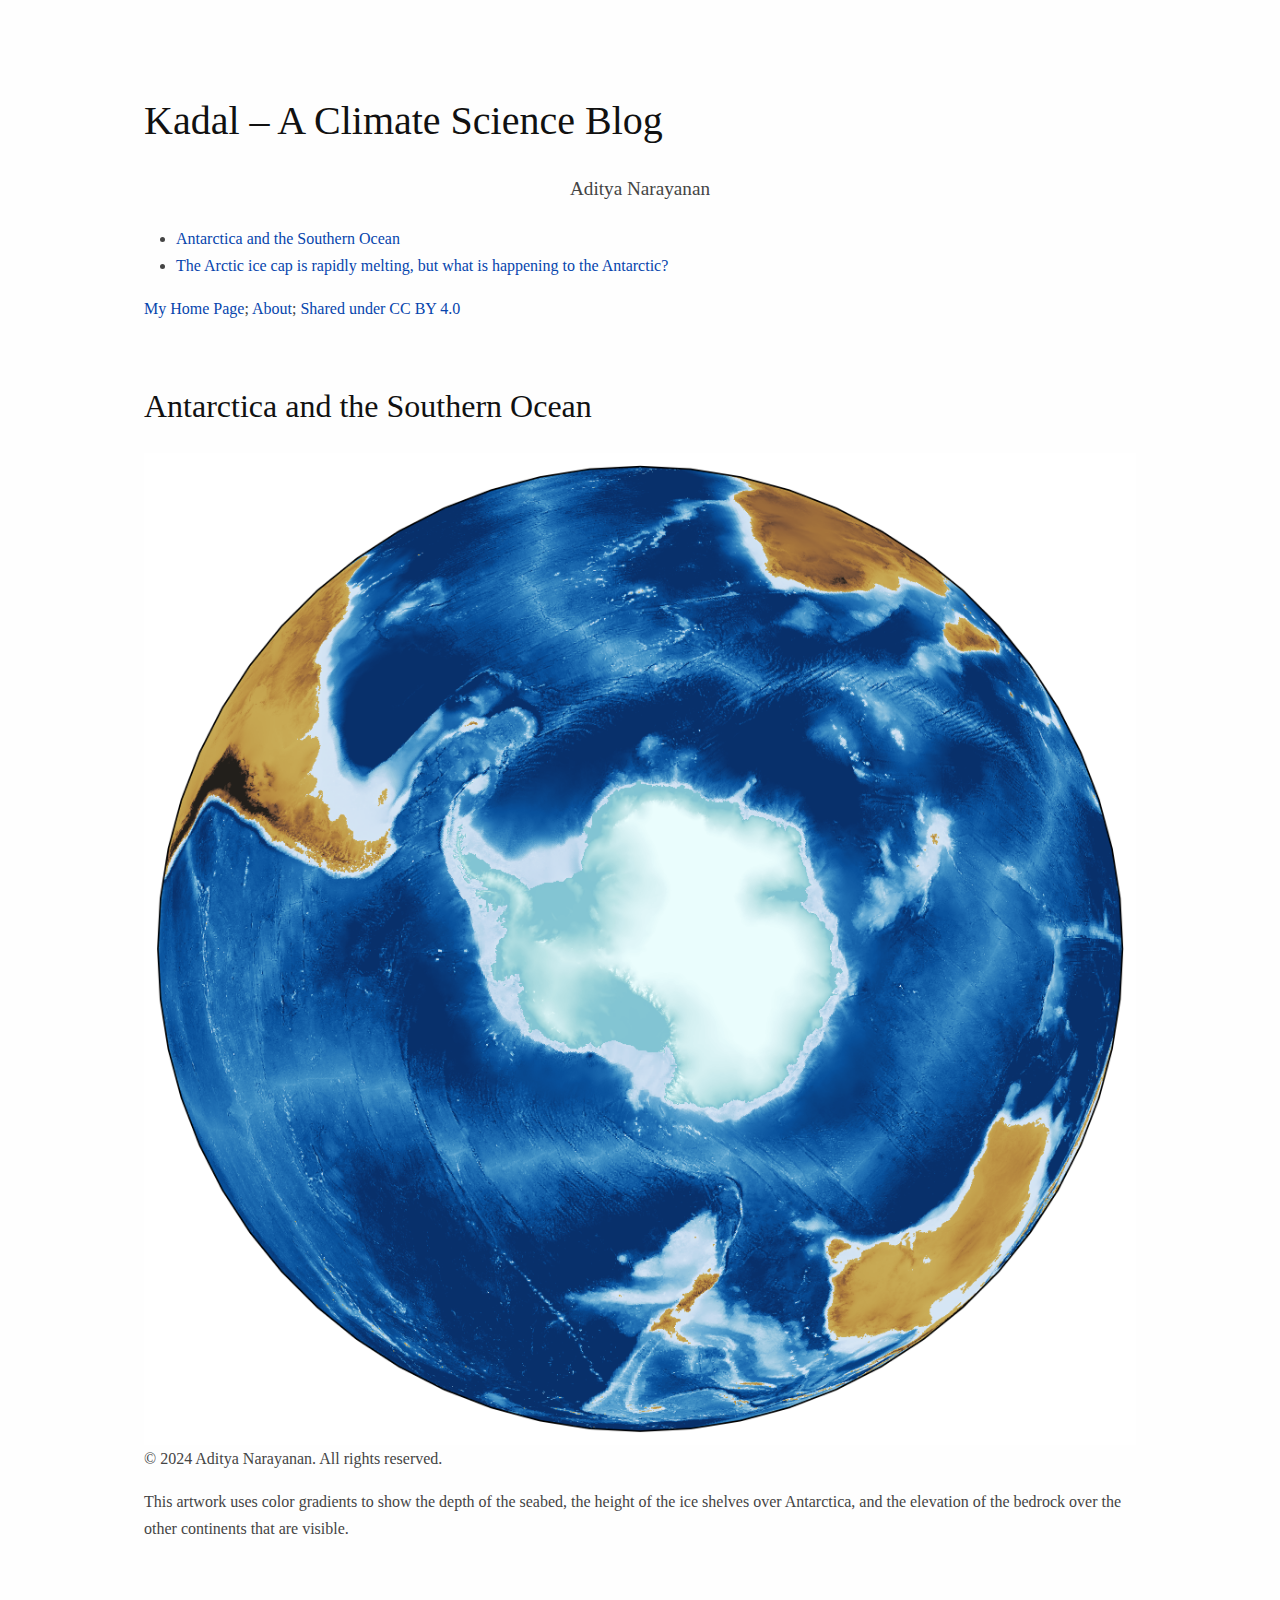
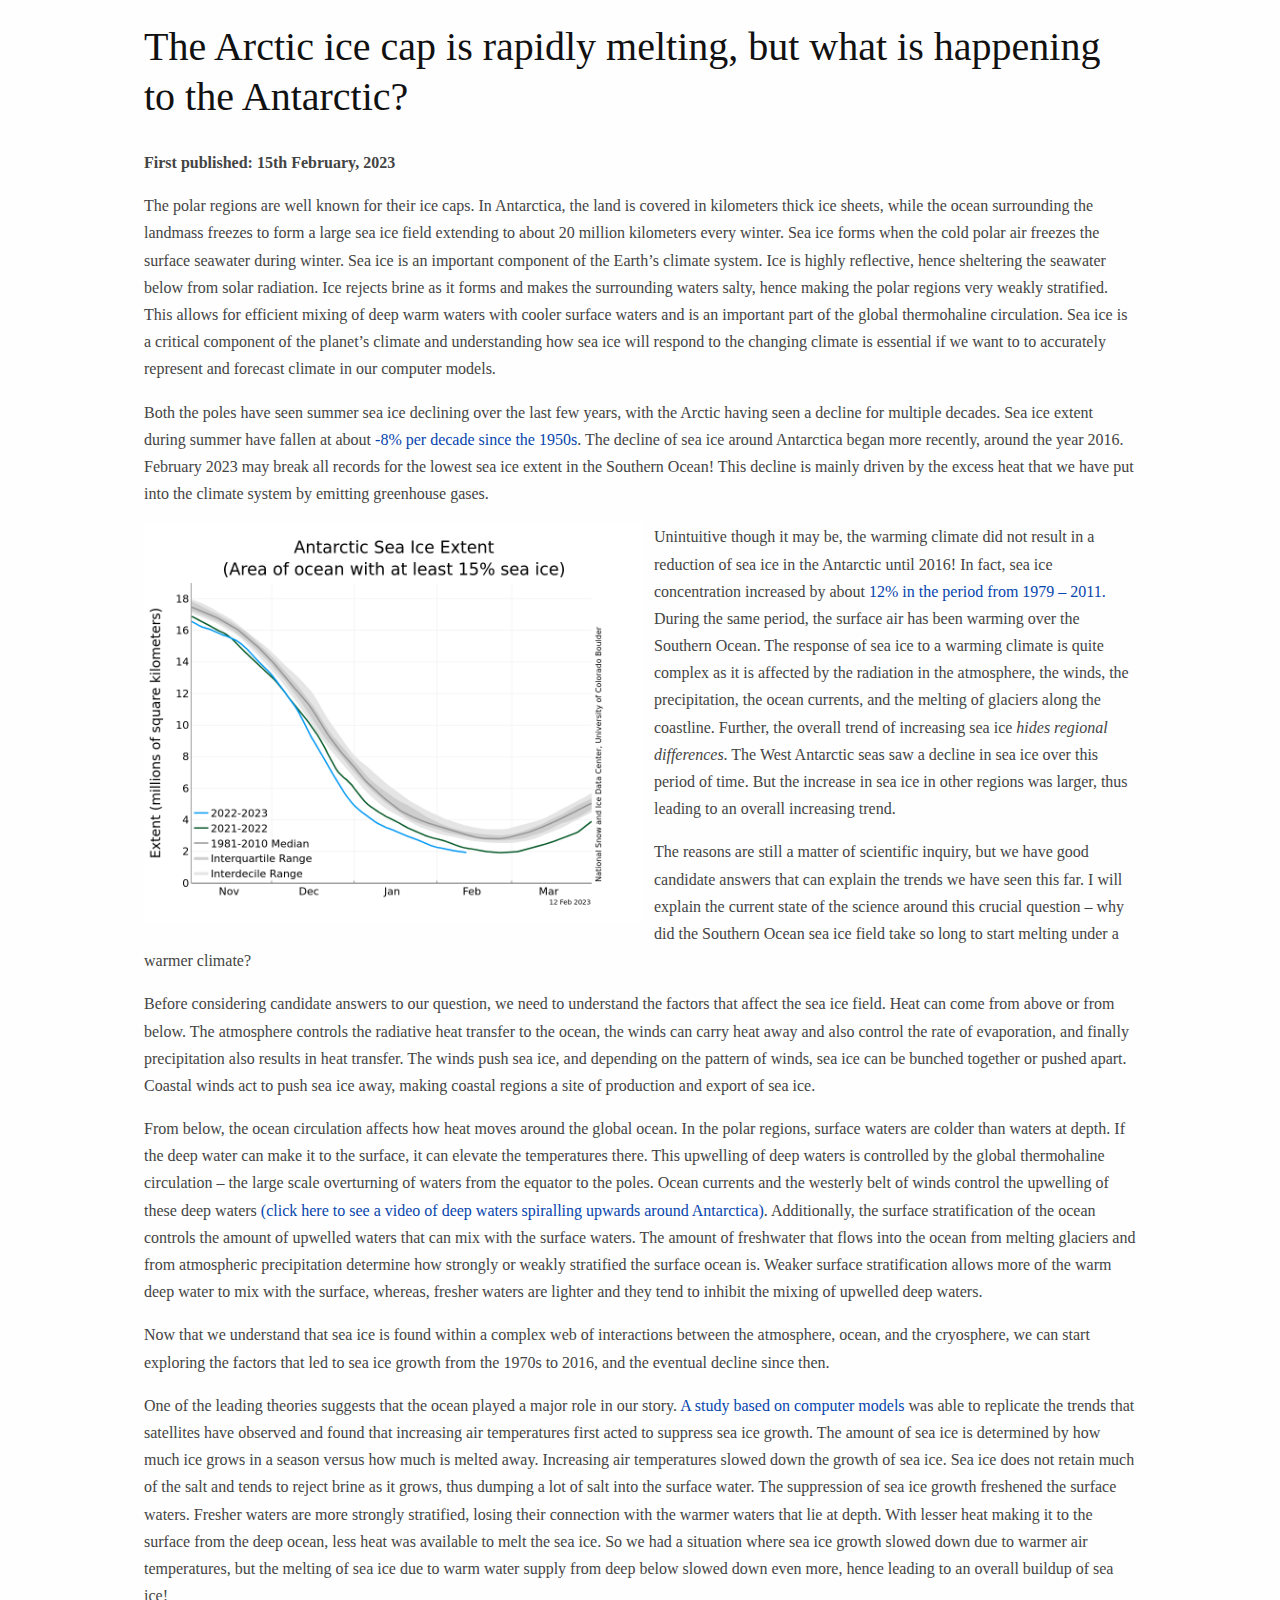
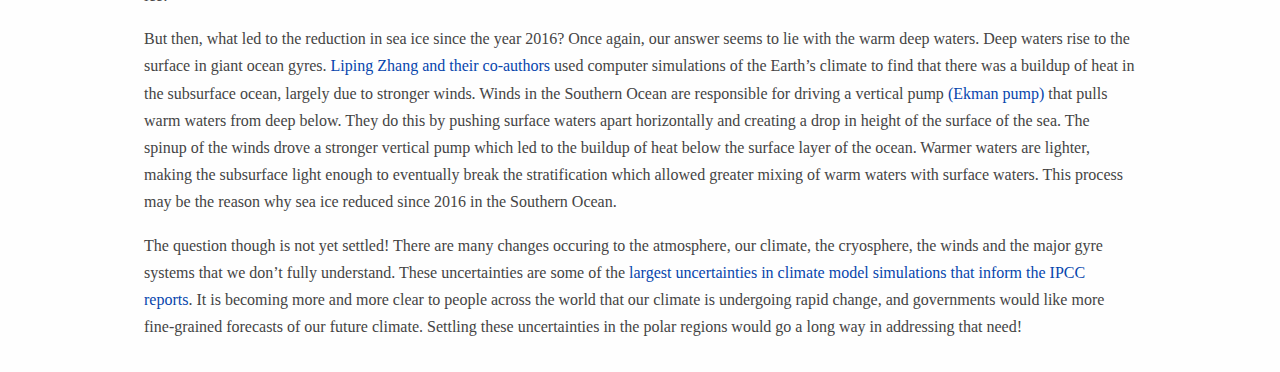
<file: index.html>
<!DOCTYPE html>
<html xmlns="http://www.w3.org/1999/xhtml" lang="" xml:lang="">
<head>
  <meta charset="utf-8" />
  <meta name="generator" content="pandoc" />
  <meta name="viewport" content="width=device-width, initial-scale=1.0, user-scalable=yes" />
  <meta name="author" content="Aditya Narayanan" />
  <title>Kadal – A Climate Science Blog</title>
  <style>
    code{white-space: pre-wrap;}
    span.smallcaps{font-variant: small-caps;}
    div.columns{display: flex; gap: min(4vw, 1.5em);}
    div.column{flex: auto; overflow-x: auto;}
    div.hanging-indent{margin-left: 1.5em; text-indent: -1.5em;}
    /* The extra [class] is a hack that increases specificity enough to
       override a similar rule in reveal.js */
    ul.task-list[class]{list-style: none;}
    ul.task-list li input[type="checkbox"] {
      font-size: inherit;
      width: 0.8em;
      margin: 0 0.8em 0.2em -1.6em;
      vertical-align: middle;
    }
    .display.math{display: block; text-align: center; margin: 0.5rem auto;}
  </style>
  <link rel="stylesheet" href="style.css" />
  <!--[if lt IE 9]>
    <script src="//cdnjs.cloudflare.com/ajax/libs/html5shiv/3.7.3/html5shiv-printshiv.min.js"></script>
  <![endif]-->
</head>
<body>
<header id="title-block-header">
<h1 class="title">Kadal – A Climate Science Blog</h1>
<p class="author">Aditya Narayanan</p>
</header>
<nav id="TOC" role="doc-toc">
<ul>
<li><a href="#antarctica-and-the-southern-ocean"
id="toc-antarctica-and-the-southern-ocean">Antarctica and the Southern
Ocean</a></li>
<li><a
href="#the-arctic-ice-cap-is-rapidly-melting-but-what-is-happening-to-the-antarctic"
id="toc-the-arctic-ice-cap-is-rapidly-melting-but-what-is-happening-to-the-antarctic">The
Arctic ice cap is rapidly melting, but what is happening to the
Antarctic?</a></li>
</ul>
</nav>
<p><a href="https://adityarn.github.io/">My Home Page</a>; <a
href="./about.html">About</a>; <a href="./about.html">Shared under CC BY
4.0</a></p>
<h2 id="antarctica-and-the-southern-ocean">Antarctica and the Southern
Ocean</h2>
<p><img src="./Images/bedrock_Ant_Orth_v2.png"
alt="A map of Antarctica on an orthographic projection showing the depth of the seabed, the surface elevation of the ice sheets, and the bedrock over the other continents." />
© 2024 Aditya Narayanan. All rights reserved.</p>
<p>This artwork uses color gradients to show the depth of the seabed,
the height of the ice shelves over Antarctica, and the elevation of the
bedrock over the other continents that are visible.</p>
<h1
id="the-arctic-ice-cap-is-rapidly-melting-but-what-is-happening-to-the-antarctic">The
Arctic ice cap is rapidly melting, but what is happening to the
Antarctic?</h1>
<p><strong>First published: 15th February, 2023</strong></p>
<p>The polar regions are well known for their ice caps. In Antarctica,
the land is covered in kilometers thick ice sheets, while the ocean
surrounding the landmass freezes to form a large sea ice field extending
to about 20 million kilometers every winter. Sea ice forms when the cold
polar air freezes the surface seawater during winter. Sea ice is an
important component of the Earth’s climate system. Ice is highly
reflective, hence sheltering the seawater below from solar radiation.
Ice rejects brine as it forms and makes the surrounding waters salty,
hence making the polar regions very weakly stratified. This allows for
efficient mixing of deep warm waters with cooler surface waters and is
an important part of the global thermohaline circulation. Sea ice is a
critical component of the planet’s climate and understanding how sea ice
will respond to the changing climate is essential if we want to to
accurately represent and forecast climate in our computer models.</p>
<p>Both the poles have seen summer sea ice declining over the last few
years, with the Arctic having seen a decline for multiple decades. Sea
ice extent during summer have fallen at about <a
href="https://agupubs.onlinelibrary.wiley.com/doi/full/10.1029/2007GL029703">-8%
per decade since the 1950s</a>. The decline of sea ice around Antarctica
began more recently, around the year 2016. February 2023 may break all
records for the lowest sea ice extent in the Southern Ocean! This
decline is mainly driven by the excess heat that we have put into the
climate system by emitting greenhouse gases.</p>
<p><img src="./Images/AntSeaIceNSIDC_14022023.png"
     alt="plot of Antarctic sea ice extent"
     width="500"
     style="float: left; margin-right: 10px;" /></p>
<p>Unintuitive though it may be, the warming climate did not result in a
reduction of sea ice in the Antarctic until 2016! In fact, sea ice
concentration increased by about <a
href="https://agupubs.onlinelibrary.wiley.com/doi/full/10.1002/2014GL059239">12%
in the period from 1979 – 2011.</a> During the same period, the surface
air has been warming over the Southern Ocean. The response of sea ice to
a warming climate is quite complex as it is affected by the radiation in
the atmosphere, the winds, the precipitation, the ocean currents, and
the melting of glaciers along the coastline. Further, the overall trend
of increasing sea ice <em>hides regional differences</em>. The West
Antarctic seas saw a decline in sea ice over this period of time. But
the increase in sea ice in other regions was larger, thus leading to an
overall increasing trend.</p>
<p>The reasons are still a matter of scientific inquiry, but we have
good candidate answers that can explain the trends we have seen this
far. I will explain the current state of the science around this crucial
question – why did the Southern Ocean sea ice field take so long to
start melting under a warmer climate?</p>
<p>Before considering candidate answers to our question, we need to
understand the factors that affect the sea ice field. Heat can come from
above or from below. The atmosphere controls the radiative heat transfer
to the ocean, the winds can carry heat away and also control the rate of
evaporation, and finally precipitation also results in heat transfer.
The winds push sea ice, and depending on the pattern of winds, sea ice
can be bunched together or pushed apart. Coastal winds act to push sea
ice away, making coastal regions a site of production and export of sea
ice.</p>
<p>From below, the ocean circulation affects how heat moves around the
global ocean. In the polar regions, surface waters are colder than
waters at depth. If the deep water can make it to the surface, it can
elevate the temperatures there. This upwelling of deep waters is
controlled by the global thermohaline circulation – the large scale
overturning of waters from the equator to the poles. Ocean currents and
the westerly belt of winds control the upwelling of these deep waters <a
href="https://www.youtube.com/watch?v=j1pvI6ZJ1Mk&amp;t=36s">(click here
to see a video of deep waters spiralling upwards around Antarctica)</a>.
Additionally, the surface stratification of the ocean controls the
amount of upwelled waters that can mix with the surface waters. The
amount of freshwater that flows into the ocean from melting glaciers and
from atmospheric precipitation determine how strongly or weakly
stratified the surface ocean is. Weaker surface stratification allows
more of the warm deep water to mix with the surface, whereas, fresher
waters are lighter and they tend to inhibit the mixing of upwelled deep
waters.</p>
<p>Now that we understand that sea ice is found within a complex web of
interactions between the atmosphere, ocean, and the cryosphere, we can
start exploring the factors that led to sea ice growth from the 1970s to
2016, and the eventual decline since then.</p>
<p>One of the leading theories suggests that the ocean played a major
role in our story. <a
href="https://journals.ametsoc.org/view/journals/clim/20/11/jcli4136.1.xml">A
study based on computer models</a> was able to replicate the trends that
satellites have observed and found that increasing air temperatures
first acted to suppress sea ice growth. The amount of sea ice is
determined by how much ice grows in a season versus how much is melted
away. Increasing air temperatures slowed down the growth of sea ice. Sea
ice does not retain much of the salt and tends to reject brine as it
grows, thus dumping a lot of salt into the surface water. The
suppression of sea ice growth freshened the surface waters. Fresher
waters are more strongly stratified, losing their connection with the
warmer waters that lie at depth. With lesser heat making it to the
surface from the deep ocean, less heat was available to melt the sea
ice. So we had a situation where sea ice growth slowed down due to
warmer air temperatures, but the melting of sea ice due to warm water
supply from deep below slowed down even more, hence leading to an
overall buildup of sea ice!</p>
<p>But then, what led to the reduction in sea ice since the year 2016?
Once again, our answer seems to lie with the warm deep waters. Deep
waters rise to the surface in giant ocean gyres. <a
href="https://doi.org/10.1038/s43247-022-00624-1">Liping Zhang and their
co-authors</a> used computer simulations of the Earth’s climate to find
that there was a buildup of heat in the subsurface ocean, largely due to
stronger winds. Winds in the Southern Ocean are responsible for driving
a vertical pump <a
href="https://en.wikipedia.org/wiki/Ekman_transport">(Ekman pump)</a>
that pulls warm waters from deep below. They do this by pushing surface
waters apart horizontally and creating a drop in height of the surface
of the sea. The spinup of the winds drove a stronger vertical pump which
led to the buildup of heat below the surface layer of the ocean. Warmer
waters are lighter, making the subsurface light enough to eventually
break the stratification which allowed greater mixing of warm waters
with surface waters. This process may be the reason why sea ice reduced
since 2016 in the Southern Ocean.</p>
<p>The question though is not yet settled! There are many changes
occuring to the atmosphere, our climate, the cryosphere, the winds and
the major gyre systems that we don’t fully understand. These
uncertainties are some of the <a
href="https://os.copernicus.org/articles/17/59/2021/">largest
uncertainties in climate model simulations that inform the IPCC
reports</a>. It is becoming more and more clear to people across the
world that our climate is undergoing rapid change, and governments would
like more fine-grained forecasts of our future climate. Settling these
uncertainties in the polar regions would go a long way in addressing
that need!</p>
</body>
</html>
</file>
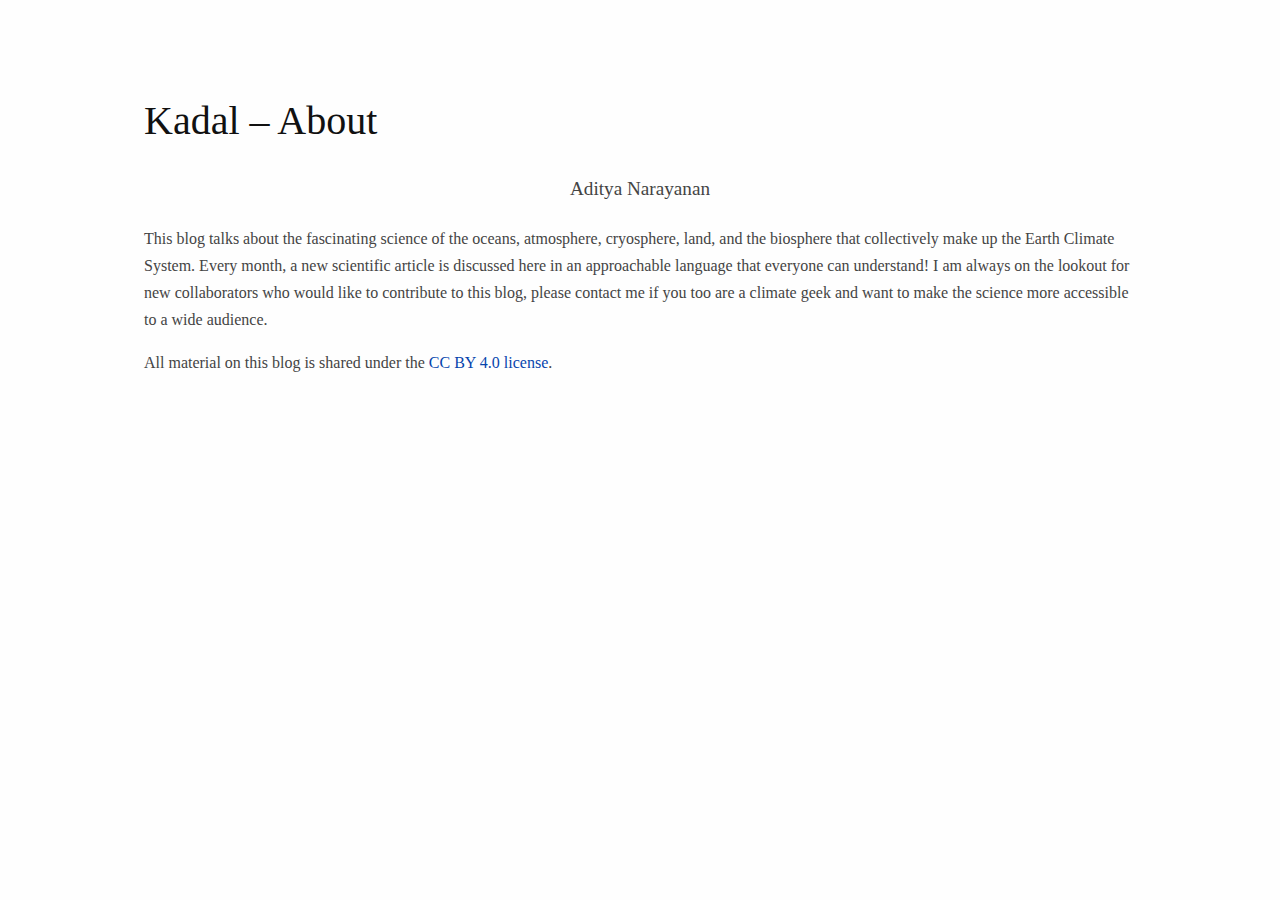
<file: about.html>
<!DOCTYPE html>
<html xmlns="http://www.w3.org/1999/xhtml" lang="" xml:lang="">
<head>
  <meta charset="utf-8" />
  <meta name="generator" content="pandoc" />
  <meta name="viewport" content="width=device-width, initial-scale=1.0, user-scalable=yes" />
  <meta name="author" content="Aditya Narayanan" />
  <title>Kadal – About</title>
  <style>
    code{white-space: pre-wrap;}
    span.smallcaps{font-variant: small-caps;}
    div.columns{display: flex; gap: min(4vw, 1.5em);}
    div.column{flex: auto; overflow-x: auto;}
    div.hanging-indent{margin-left: 1.5em; text-indent: -1.5em;}
    /* The extra [class] is a hack that increases specificity enough to
       override a similar rule in reveal.js */
    ul.task-list[class]{list-style: none;}
    ul.task-list li input[type="checkbox"] {
      font-size: inherit;
      width: 0.8em;
      margin: 0 0.8em 0.2em -1.6em;
      vertical-align: middle;
    }
    .display.math{display: block; text-align: center; margin: 0.5rem auto;}
  </style>
  <link rel="stylesheet" href="style.css" />
  <!--[if lt IE 9]>
    <script src="//cdnjs.cloudflare.com/ajax/libs/html5shiv/3.7.3/html5shiv-printshiv.min.js"></script>
  <![endif]-->
</head>
<body>
<header id="title-block-header">
<h1 class="title">Kadal – About</h1>
<p class="author">Aditya Narayanan</p>
</header>
<p>This blog talks about the fascinating science of the oceans,
atmosphere, cryosphere, land, and the biosphere that collectively make
up the Earth Climate System. Every month, a new scientific article is
discussed here in an approachable language that everyone can understand!
I am always on the lookout for new collaborators who would like to
contribute to this blog, please contact me if you too are a climate geek
and want to make the science more accessible to a wide audience.</p>
<p>All material on this blog is shared under the <a
href="https://creativecommons.org/licenses/by/4.0/">CC BY 4.0
license</a>.</p>
</body>
</html>
</file>
<file: style.css>
/*
 * I add this to html files generated with pandoc.
 */

html {
  font-size: 100%;
  overflow-y: scroll;
  -webkit-text-size-adjust: 100%;
  -ms-text-size-adjust: 100%;
}

body {
  color: #444;
  font-family: Georgia, Palatino, 'Palatino Linotype', Times, 'Times New Roman', serif;
  font-size: 12px;
  line-height: 1.7;
  padding: 1em;
  margin: auto;
  max-width: 62em;
  background: #fefefe;
}

a {
  color: #0645ad;
  text-decoration: none;
}

a:visited {
  color: #0b0080;
}

a:hover {
  color: #06e;
}

a:active {
  color: #faa700;
}

a:focus {
  outline: thin dotted;
}

*::-moz-selection {
  background: rgba(255, 255, 0, 0.3);
  color: #000;
}

*::selection {
  background: rgba(255, 255, 0, 0.3);
  color: #000;
}

a::-moz-selection {
  background: rgba(255, 255, 0, 0.3);
  color: #0645ad;
}

a::selection {
  background: rgba(255, 255, 0, 0.3);
  color: #0645ad;
}

p {
  margin: 1em 0;
}

img {
  max-width: 100%;
}

h1, h2, h3, h4, h5, h6 {
  color: #111;
  line-height: 125%;
  margin-top: 2em;
  font-weight: normal;
}

h4, h5, h6 {
  font-weight: bold;
}

h1 {
  font-size: 2.5em;
}

h2 {
  font-size: 2em;
}

h3 {
  font-size: 1.5em;
}

h4 {
  font-size: 1.2em;
}

h5 {
  font-size: 1em;
}

h6 {
  font-size: 0.9em;
}

blockquote {
  color: #666666;
  margin: 0;
  padding-left: 3em;
  border-left: 0.5em #EEE solid;
}

hr {
  display: block;
  height: 2px;
  border: 0;
  border-top: 1px solid #aaa;
  border-bottom: 1px solid #eee;
  margin: 1em 0;
  padding: 0;
}

pre, code, kbd, samp {
  color: #000;
  font-family: monospace, monospace;
  _font-family: 'courier new', monospace;
  font-size: 0.98em;
}

pre {
  white-space: pre;
  white-space: pre-wrap;
  word-wrap: break-word;
}

b, strong {
  font-weight: bold;
}

dfn {
  font-style: italic;
}

ins {
  background: #ff9;
  color: #000;
  text-decoration: none;
}

mark {
  background: #ff0;
  color: #000;
  font-style: italic;
  font-weight: bold;
}

sub, sup {
  font-size: 75%;
  line-height: 0;
  position: relative;
  vertical-align: baseline;
}

sup {
  top: -0.5em;
}

sub {
  bottom: -0.25em;
}

ul, ol {
  margin: 1em 0;
  padding: 0 0 0 2em;
}

li p:last-child {
  margin-bottom: 0;
}

ul ul, ol ol {
  margin: .3em 0;
}

dl {
  margin-bottom: 1em;
}

dt {
  font-weight: bold;
  margin-bottom: .8em;
}

dd {
  margin: 0 0 .8em 2em;
}

dd:last-child {
  margin-bottom: 0;
}

img {
  border: 0;
  -ms-interpolation-mode: bicubic;
  vertical-align: middle;
}

figure {
  display: block;
  text-align: center;
  margin: 1em 0;
}

figure img {
  border: none;
  margin: 0 auto;
}

figcaption {
  font-size: 0.8em;
  font-style: italic;
  margin: 0 0 .8em;
}

table {
  margin-bottom: 2em;
  border-bottom: 1px solid #ddd;
  border-right: 1px solid #ddd;
  border-spacing: 0;
  border-collapse: collapse;
}

table th {
  padding: .2em 1em;
  background-color: #eee;
  border-top: 1px solid #ddd;
  border-left: 1px solid #ddd;
}

table td {
  padding: .2em 1em;
  border-top: 1px solid #ddd;
  border-left: 1px solid #ddd;
  vertical-align: top;
}

.author {
  font-size: 1.2em;
  text-align: center;
}

@media only screen and (min-width: 480px) {
  body {
    font-size: 14px;
  }
}
@media only screen and (min-width: 768px) {
  body {
    font-size: 16px;
  }
}
@media print {
  * {
    background: transparent !important;
    color: black !important;
    filter: none !important;
    -ms-filter: none !important;
  }

  body {
    font-size: 12pt;
    max-width: 100%;
  }

  a, a:visited {
    text-decoration: underline;
  }

  hr {
    height: 1px;
    border: 0;
    border-bottom: 1px solid black;
  }

  a[href]:after {
    content: " (" attr(href) ")";
  }

  abbr[title]:after {
    content: " (" attr(title) ")";
  }

  .ir a:after, a[href^="javascript:"]:after, a[href^="#"]:after {
    content: "";
  }

  pre, blockquote {
    border: 1px solid #999;
    padding-right: 1em;
    page-break-inside: avoid;
  }

  tr, img {
    page-break-inside: avoid;
  }

  img {
    max-width: 100% !important;
  }

  @page :left {
    margin: 15mm 20mm 15mm 10mm;
}

  @page :right {
    margin: 15mm 10mm 15mm 20mm;
}

  p, h2, h3 {
    orphans: 3;
    widows: 3;
  }

  h2, h3 {
    page-break-after: avoid;
  }
}
</file>
